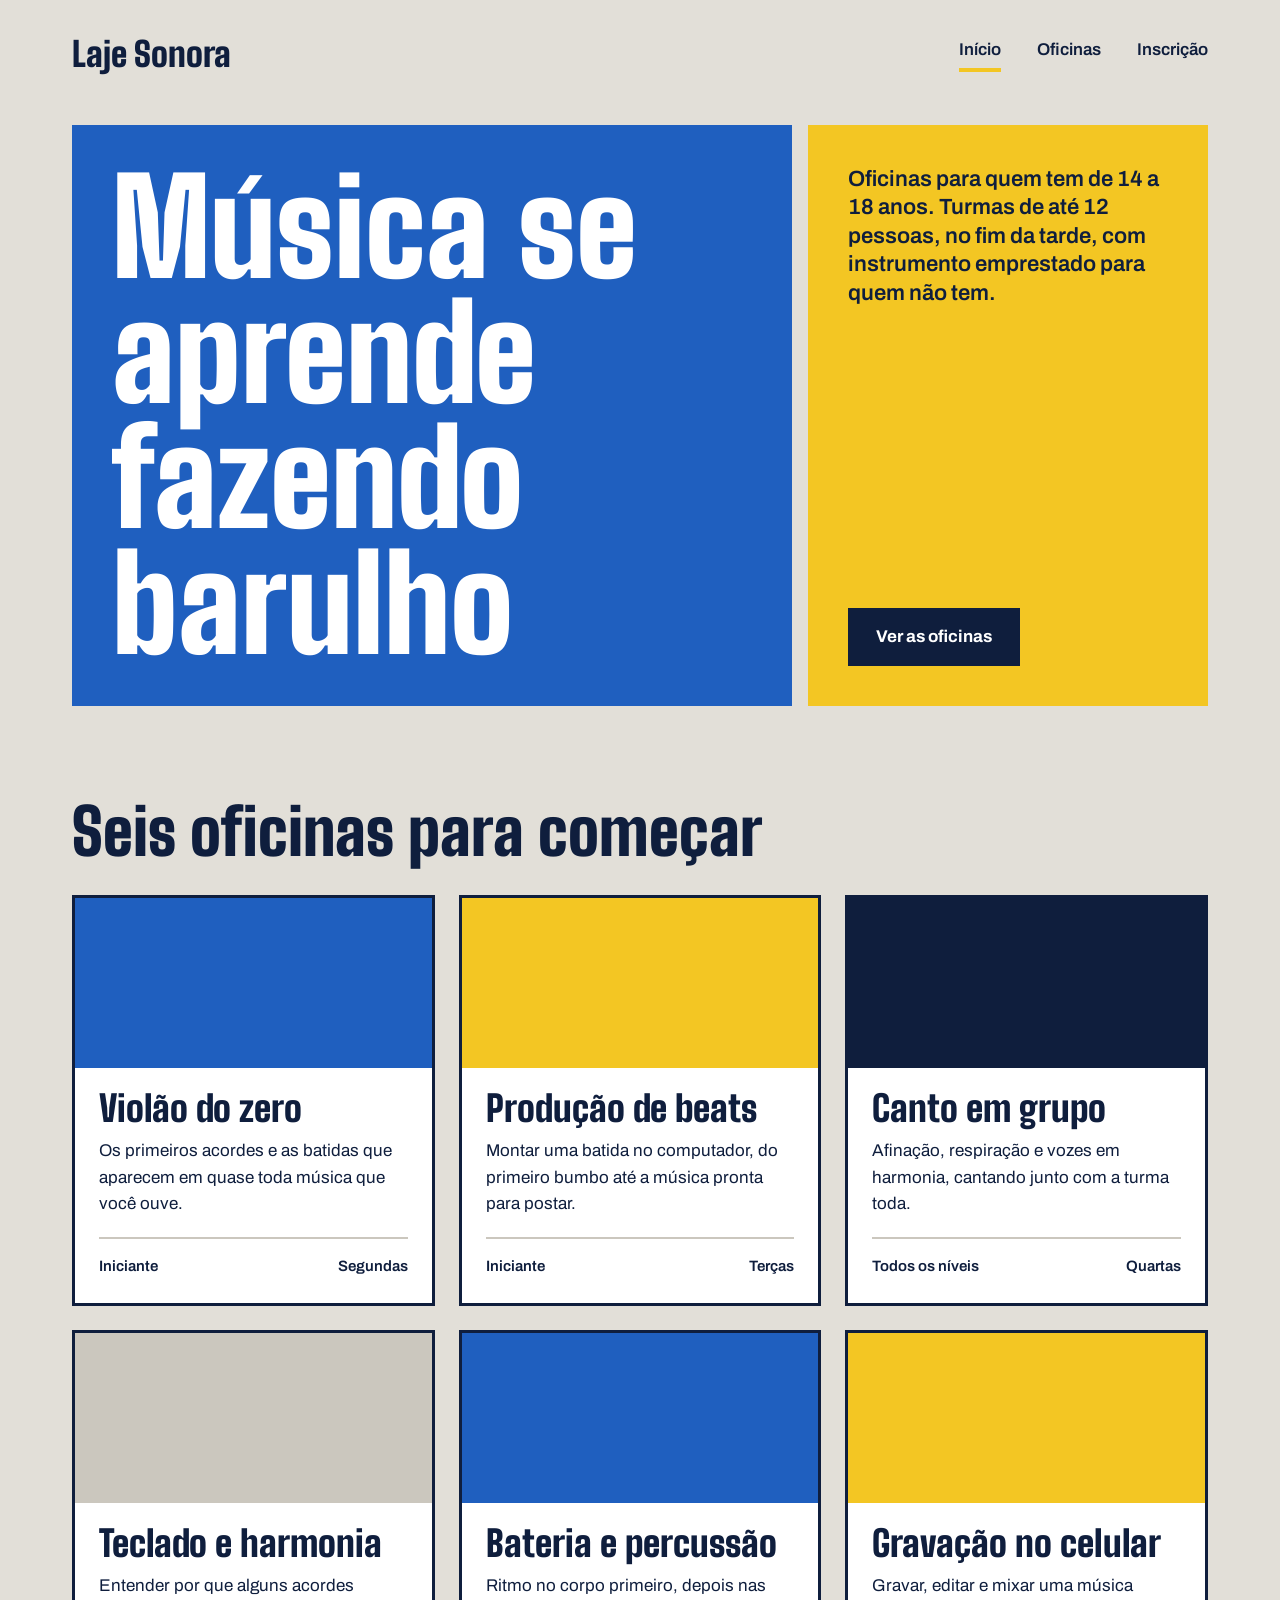
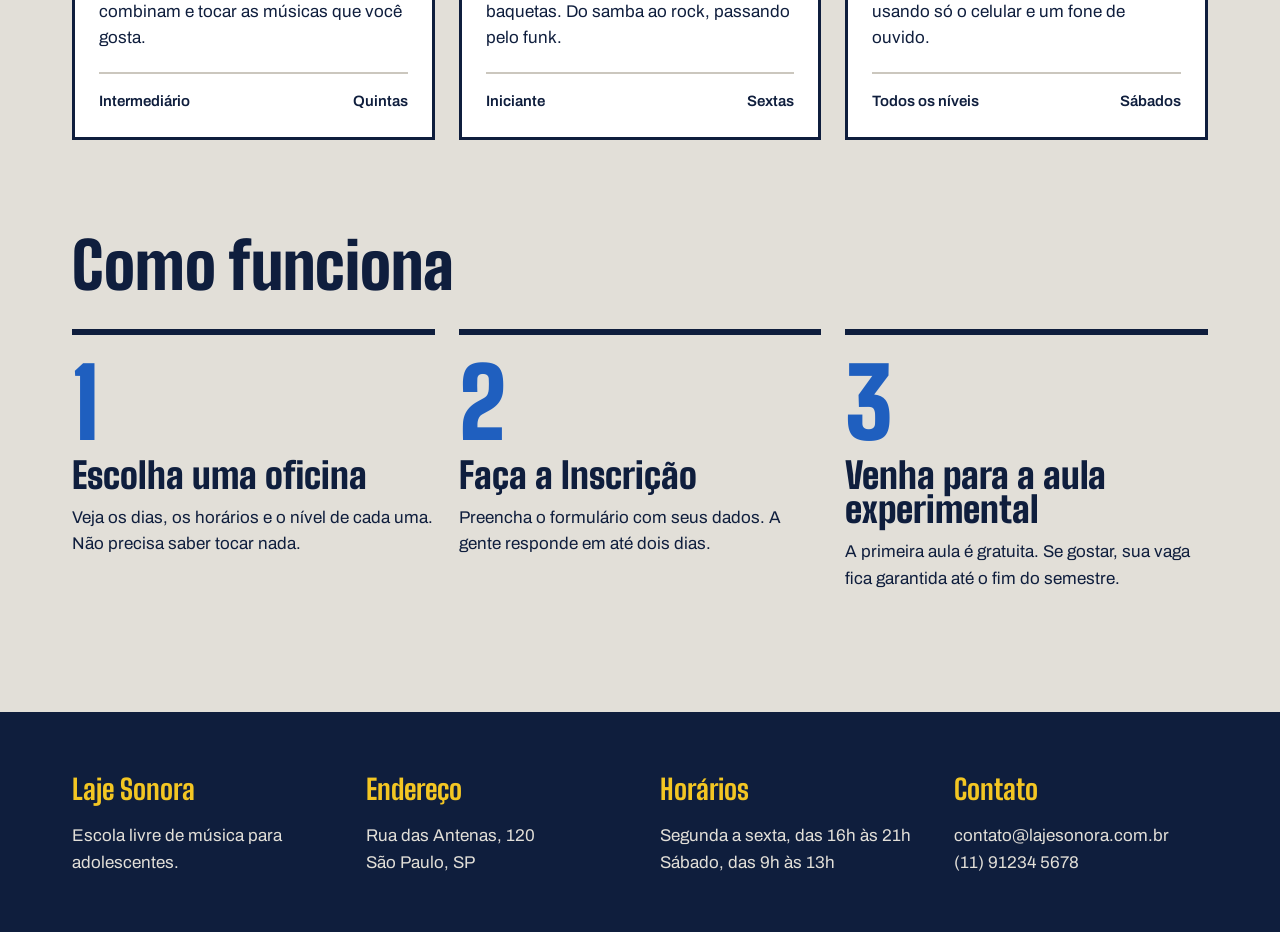
<file: index.html>
<!DOCTYPE html>
<html lang="pt-BR">
<head>
    <meta charset="UTF-8">
    <meta name="viewport" content="width=device-width, initial-scale=1.0">
    <link rel="stylesheet" href="./styles/index.css">
    <link rel="preconnect" href="https://fonts.googleapis.com">
    <link rel="preconnect" href="https://fonts.gstatic.com" crossorigin>
    <link href="https://fonts.googleapis.com/css2?family=Archivo:ital,wght@0,100..900;1,100..900&family=Big+Shoulders:opsz,wght@10..72,100..900&display=swap" rel="stylesheet">
    <title>Laje Sonora | Início</title>
</head>
<body>
    
    <header class="conteudo topo">

        <a href="index.html" class="logo">Laje Sonora</a>

        <nav class="menu">
            <a href="index.html" class="atual">Início</a>
            <a href="./pages/oficinas.html">Oficinas</a>
            <a href="./pages/inscricao.html">Inscrição</a>
        </nav>

    </header>

    <main>

        <section class="conteudo cartazes">

            <div class="cartaz cartaz-principal">
                
                <h1>Música se aprende fazendo barulho</h1>
            
            </div>

            <div class="cartaz cartaz-lateral">

                <p>Oficinas para quem tem de 14 a 18 anos. Turmas de até 12 pessoas, no fim da tarde, com instrumento emprestado para quem não tem.</p>

                <a href="./pages/oficinas.html" class="botao">Ver as oficinas</a>

            </div>

        </section>

        <section class="conteudo secao">

            <h2 class="titulo-secao">Seis oficinas para começar</h2>

            <div class="cards">

                <article class="card">

                    <div class="foto foto-azul">

                    </div>

                    <div class="card-texto">

                        <h3>Violão do zero</h3>

                        <p>Os primeiros acordes e as batidas que aparecem em quase toda música que você ouve.</p>

                        <div class="card-info">

                            <span>Iniciante</span>
                            <span>Segundas</span>

                        </div>

                    </div>

                </article>

                <article class="card">

                    <div class="foto foto-amarela">

                    </div>

                    <div class="card-texto">

                        <h3>Produção de beats</h3>

                        <p>Montar uma batida no computador, do primeiro bumbo até a música pronta para postar.</p>

                        <div class="card-info">

                            <span>Iniciante</span>
                            <span>Terças</span>
                            
                        </div>

                    </div>

                </article>

                <article class="card">

                    <div class="foto foto-tinta">

                    </div>

                    <div class="card-texto">

                        <h3>Canto em grupo</h3>

                        <p>Afinação, respiração e vozes em harmonia, cantando junto com a turma toda.</p>

                        <div class="card-info">

                            <span>Todos os níveis</span>
                            <span>Quartas</span>
                            
                        </div>

                    </div>

                </article>

                <article class="card">

                    <div class="foto">

                    </div>

                    <div class="card-texto">

                        <h3>Teclado e harmonia</h3>

                        <p>Entender por que alguns acordes combinam e tocar as músicas que você gosta.</p>

                        <div class="card-info">

                            <span>Intermediário</span>
                            <span>Quintas</span>
                            
                        </div>

                    </div>

                </article>

                <article class="card">

                    <div class="foto foto-azul">

                    </div>

                    <div class="card-texto">

                        <h3>Bateria e percussão</h3>

                        <p>Ritmo no corpo primeiro, depois nas baquetas. Do samba ao rock, passando pelo funk.</p>

                        <div class="card-info">

                            <span>Iniciante</span>
                            <span>Sextas</span>
                            
                        </div>

                    </div>

                </article>
                
                <article class="card">

                    <div class="foto foto-amarela">

                    </div>

                    <div class="card-texto">

                        <h3>Gravação no celular</h3>

                        <p>Gravar, editar e mixar uma música usando só o celular e um fone de ouvido.</p>

                        <div class="card-info">

                            <span>Todos os níveis</span>
                            <span>Sábados</span>
                            
                        </div>

                    </div>

                </article>

            </div>

        </section>

        <section class="conteudo secao">

            <h2 class="titulo-secao">Como funciona</h2>

            <div class="passos">

                <div class="passo">

                    <p class="passo-numero">1</p>

                    <h3>Escolha uma oficina</h3>

                    <p>Veja os dias, os horários e o nível de cada uma. Não precisa saber tocar nada.</p>

                </div>

                <div class="passo">

                    <p class="passo-numero">2</p>

                    <h3>Faça a Inscrição</h3>

                    <p>Preencha o formulário com seus dados. A gente responde em até dois dias.</p>

                </div>

                <div class="passo">

                    <p class="passo-numero">3</p>

                    <h3>Venha para a aula experimental</h3>

                    <p>A primeira aula é gratuita. Se gostar, sua vaga fica garantida até o fim do semestre.</p>

                </div>

        </section>

    </main>

    <footer class="rodape">

        <div class="conteudo rodape-colunas">

            <div class="rodape-coluna">

                <h4>Laje Sonora</h4>

                <p>Escola livre de música para adolescentes.</p>

            </div>

            <div class="rodape-coluna">

                <h4>Endereço</h4>

                <p>Rua das Antenas, 120 <br> São Paulo, SP</p>

            </div>
            
            <div class="rodape-coluna">

                <h4>Horários</h4>

                <p>Segunda a sexta, das 16h às 21h <br> Sábado, das 9h às 13h</p>

            </div>

            <div class="rodape-coluna">

                <h4>Contato</h4>

                <p>contato@lajesonora.com.br <br> (11) 91234 5678</p>

            </div>

        </div>

    </footer>

</body>
</html>
</file>
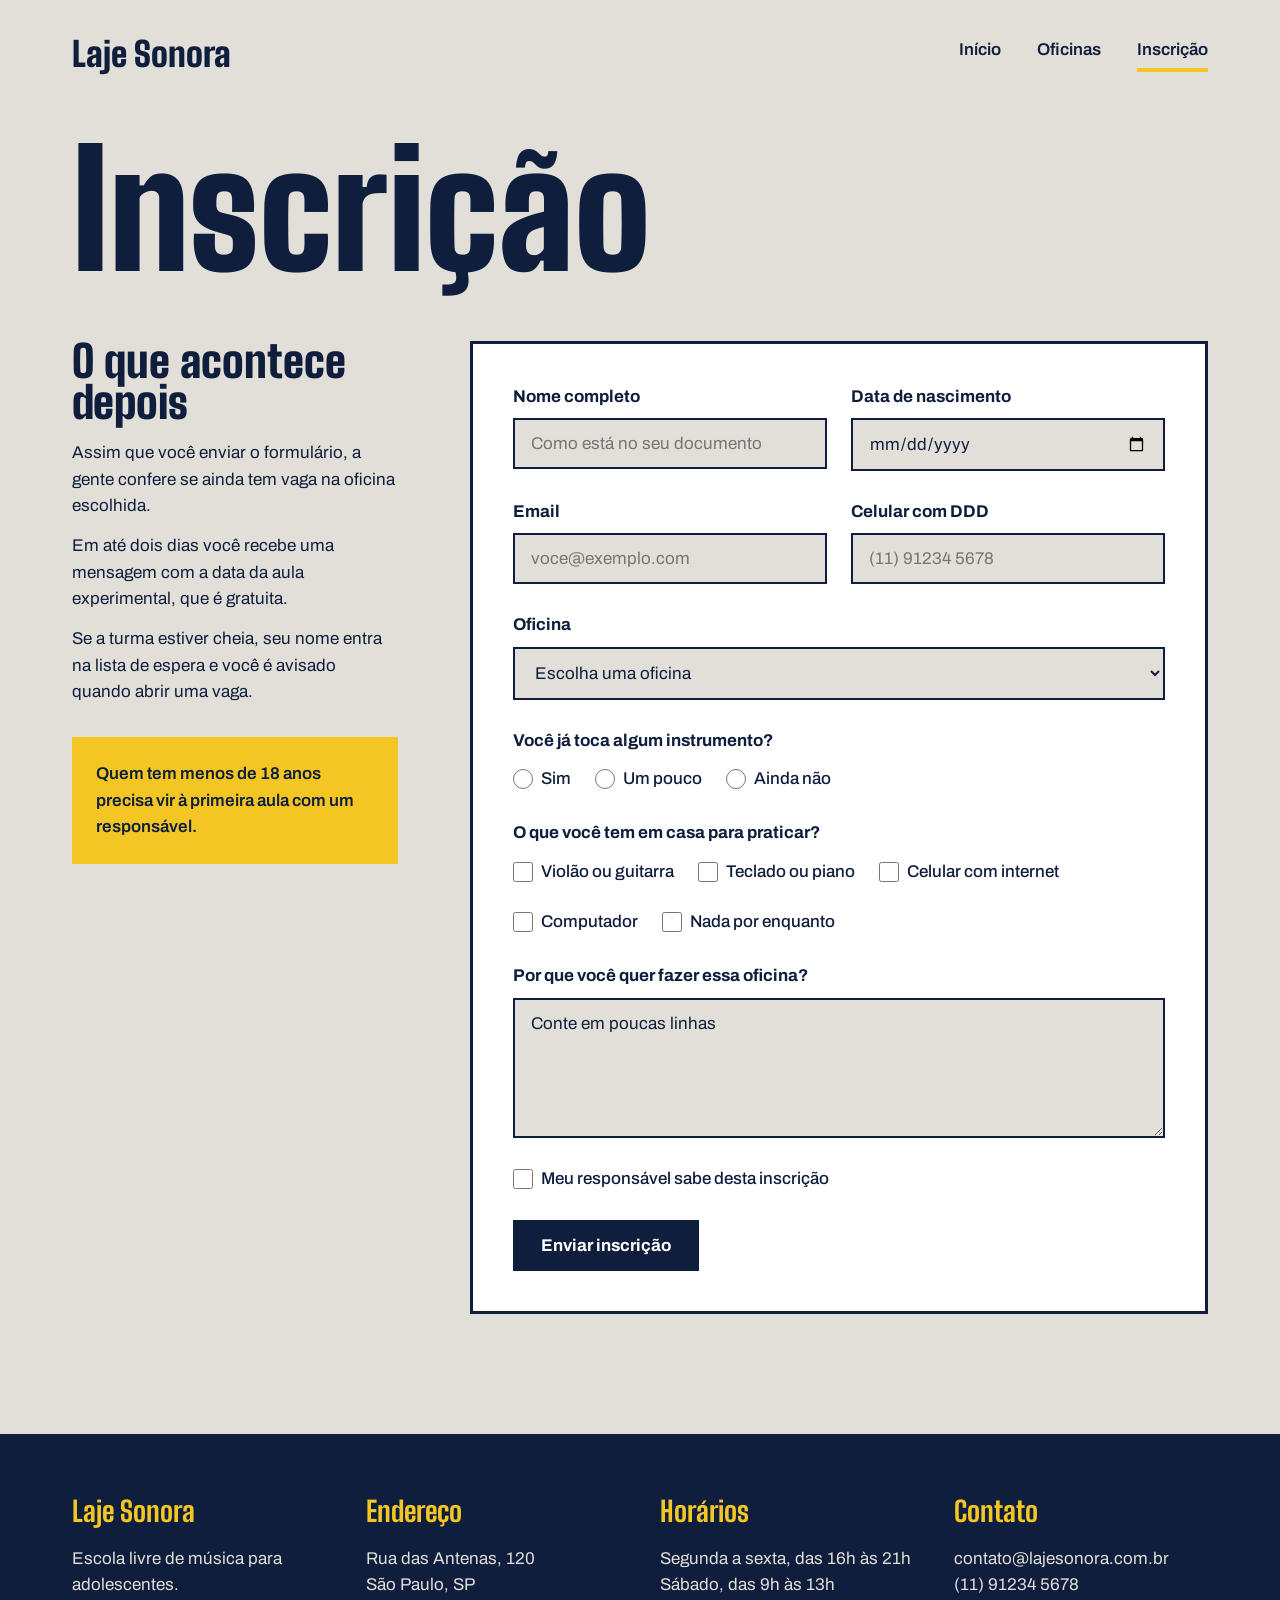
<file: pages/inscricao.html>
<!DOCTYPE html>
<html lang="pt-BR">
<head>
    <meta charset="UTF-8">
    <meta name="viewport" content="width=device-width, initial-scale=1.0">
    <link rel="stylesheet" href="../styles/inscricao.css">
    <link rel="preconnect" href="https://fonts.googleapis.com">
    <link rel="preconnect" href="https://fonts.gstatic.com" crossorigin>
    <link href="https://fonts.googleapis.com/css2?family=Archivo:ital,wght@0,100..900;1,100..900&family=Big+Shoulders:opsz,wght@10..72,100..900&display=swap" rel="stylesheet">
    <title>Laje Sonora | Inscrição</title>
</head>
<body>
    
    <header class="conteudo topo">
        <a href="../index.html" class="logo">Laje Sonora</a>

        <nav class="menu">
            <a href="../index.html">Início</a>
            <a href="./oficinas.html">Oficinas</a>
            <a href="./inscricao.html" class="atual">Inscrição</a>
        </nav>
    </header>

    <main class="conteudo">
        <h1 class="titulo-pagina">Inscrição</h1>

        <div class="inscricao">
            
            <section class="explicacao">
                <h2>O que acontece depois</h2>
                <p>Assim que você enviar o formulário, a gente confere se ainda tem vaga na oficina escolhida.</p>
                <p>Em até dois dias você recebe uma mensagem com a data da aula experimental, que é gratuita.</p>
                <p>Se a turma estiver cheia, seu nome entra na lista de espera e você é avisado quando abrir uma vaga.</p>
                <p class="aviso">Quem tem menos de 18 anos precisa vir à primeira aula com um responsável.</p>
            </section>

            <form action="#" method="post" class="formulario">
                
                <div class="linha">
                    <div class="campo">
                        <label for="nome">Nome completo</label>
                        <input type="text" id="nome" name="nome" placeholder="Como está no seu documento" required>
                    </div>

                    <div class="campo">
                        <label for="nascimento">Data de nascimento</label>
                        <input type="date" id="nascimento" name="nascimento">
                    </div>
                </div>

                <div class="linha">
                    <div class="campo">
                        <label for="email">Email</label>
                        <input type="email" id="email" name="email" placeholder="voce@exemplo.com" required>
                    </div>

                    <div class="campo">
                        <label for="telefone">Celular com DDD</label>
                        <input type="tel" id="telefone" name="telefone" placeholder="(11) 91234 5678" required>
                    </div>
                </div>

                <div class="linha">
                    <div class="campo">
                        <label for="oficina">Oficina</label>
                        <select id="oficina" name="oficina" required>
                            <option value="">Escolha uma oficina</option>
                            <option value="violao">Violão do zero</option>
                            <option value="beats">Produção de beats</option>
                            <option value="canto">Canto em grupo</option>
                            <option value="teclado">Teclado e harmonia</option>
                            <option value="bateria">Bateria e percussão</option>
                            <option value="gravacao">Gravação no celular</option>
                        </select>
                    </div>
                </div>

                <fieldset class="grupo">
                    <legend>Você já toca algum instrumento?</legend>

                    <div class="opcoes">
                        <div class="opcao">
                            <input type="radio" id="tocaSim" name="toca" value="sim">
                            <label for="tocaSim">Sim</label>
                        </div>

                        <div class="opcao">
                            <input type="radio" id="tocaPouco" name="toca" value="pouco">
                            <label for="tocaPouco">Um pouco</label>
                        </div>

                        <div class="opcao">
                            <input type="radio" id="tocaNao" name="toca" value="nao">
                            <label for="tocaNao">Ainda não</label>
                        </div>
                    </div>
                </fieldset>

                <fieldset class="grupo">
                    <legend>O que você tem em casa para praticar?</legend>

                    <div class="opcoes">
                        <div class="opcao">
                            <input type="checkbox" id="temViolao" name="tem" value="violao">
                            <label for="temViolao">Violão ou guitarra</label>
                        </div>

                        <div class="opcao">
                            <input type="checkbox" id="temTeclado" name="tem" value="teclado">
                            <label for="temTeclado">Teclado ou piano</label>
                        </div>

                        <div class="opcao">
                            <input type="checkbox" id="temCelular" name="tem" value="celular">
                            <label for="temCelular">Celular com internet</label>
                        </div>

                        <div class="opcao">
                            <input type="checkbox" id="temComputador" name="tem" value="computador">
                            <label for="temComputador">Computador</label>
                        </div>

                        <div class="opcao">
                            <input type="checkbox" id="temNada" name="tem" value="nada">
                            <label for="temNada">Nada por enquanto</label>
                        </div>
                    </div>
                </fieldset>

                <div class="campo">
                    <label for="motivo">Por que você quer fazer essa oficina?</label>
                    <textarea id="motivo" name="motivo">Conte em poucas linhas</textarea>
                </div>

                <div class="opcoes">
                    <div class="opcao">
                        <input type="checkbox" id="responsavel" name="responsavel" required>
                        <label for="responsavel">Meu responsável sabe desta inscrição</label>
                    </div>
                </div>

                <div>
                    <button type="submit" class="botao">Enviar inscrição</button>
                </div>

            </form>

        </div>
    </main>

    <footer class="rodape">
        <div class="conteudo rodape-colunas">

            <div class="rodape-coluna">
                <h4>Laje Sonora</h4>
                <p>Escola livre de música para adolescentes.</p>
            </div>

            <div class="rodape-coluna">
                <h4>Endereço</h4>
                <p>Rua das Antenas, 120 <br> São Paulo, SP</p>
            </div>
            
            <div class="rodape-coluna">
                <h4>Horários</h4>
                <p>Segunda a sexta, das 16h às 21h <br> Sábado, das 9h às 13h</p>
            </div>

            <div class="rodape-coluna">
                <h4>Contato</h4>
                <p>contato@lajesonora.com.br <br> (11) 91234 5678</p>
            </div>

        </div>
    </footer>

</body>
</html>
</file>
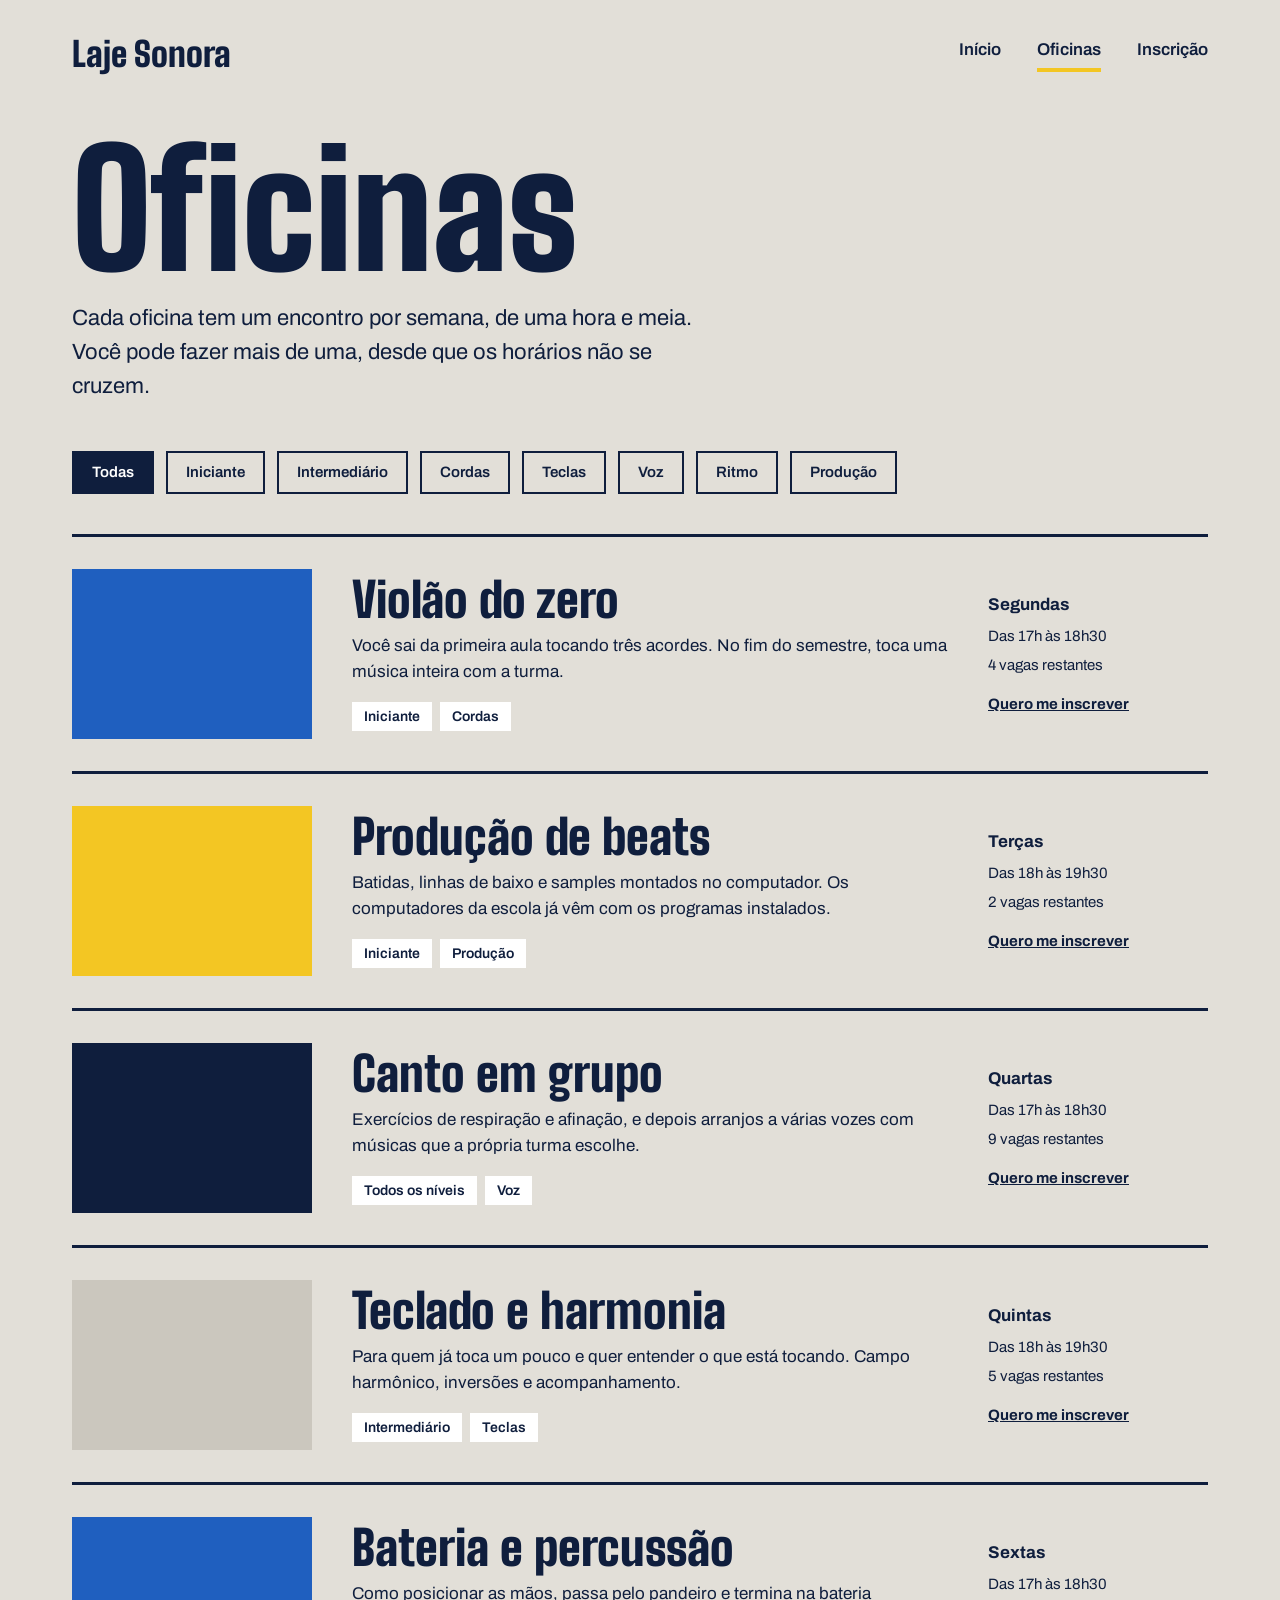
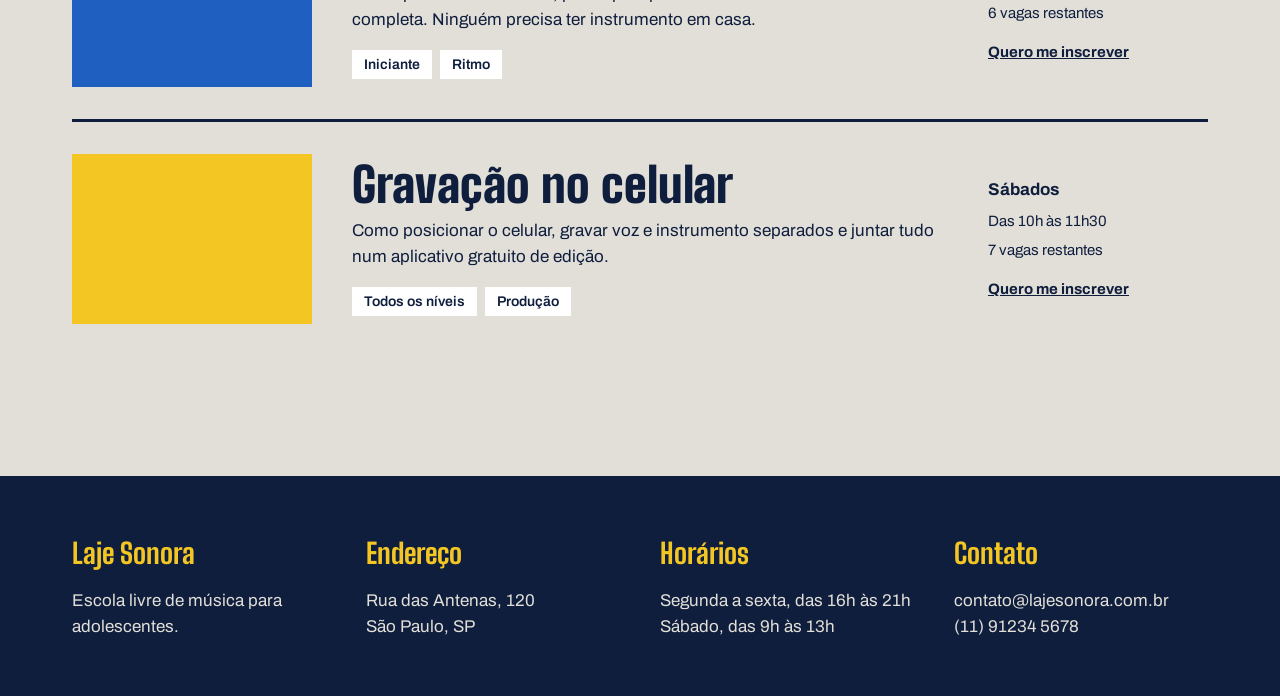
<file: pages/oficinas.html>
<!DOCTYPE html>
<html lang="pt-BR">
<head>
    <meta charset="UTF-8">
    <meta name="viewport" content="width=device-width, initial-scale=1.0">
    <link rel="stylesheet" href="../styles/oficinas.css">
    <link rel="preconnect" href="https://fonts.googleapis.com">
    <link rel="preconnect" href="https://fonts.gstatic.com" crossorigin>
    <link href="https://fonts.googleapis.com/css2?family=Archivo:ital,wght@0,100..900;1,100..900&family=Big+Shoulders:opsz,wght@10..72,100..900&display=swap" rel="stylesheet">
    <title>Laje Sonora | Oficinas</title>
</head>
<body>
    
    <header class="conteudo topo">

        <a href="../index.html" class="logo">Laje Sonora</a>

        <nav class="menu">
            <a href="../index.html">Início</a>
            <a href="./oficinas.html" class="atual">Oficinas</a>
            <a href="./inscricao.html">Inscrição</a>
        </nav>

    </header>

   <main class="conteudo">
        <h1 class="titulo-pagina">Oficinas</h1>

        <p class="subtitulo-pagina">
            Cada oficina tem um encontro por semana, de uma hora e meia. Você pode fazer mais de uma, desde que os horários não se cruzem.
        </p>

        <div class="filtros">
            <span class="filtro ativo">Todas</span>
            <span class="filtro">Iniciante</span>
            <span class="filtro">Intermediário</span>
            <span class="filtro">Cordas</span>
            <span class="filtro">Teclas</span>
            <span class="filtro">Voz</span>
            <span class="filtro">Ritmo</span>
            <span class="filtro">Produção</span>
        </div>

        <div class="lista">
            
            <article class="oficina">
                <div class="foto foto-azul"></div>

                <div class="oficina-texto">
                    <h2>Violão do zero</h2>
                    <p>Você sai da primeira aula tocando três acordes. No fim do semestre, toca uma música inteira com a turma.</p>
                    <div class="etiquetas">
                        <span class="etiqueta">Iniciante</span>
                        <span class="etiqueta">Cordas</span>
                    </div>
                </div>

                <div class="oficina-detalhes">
                    <strong>Segundas</strong>
                    <span>Das 17h às 18h30</span>
                    <span>4 vagas restantes</span>
                    <a href="inscricao.html">Quero me inscrever</a>
                </div>
            </article>

            <article class="oficina">
                <div class="foto foto-amarela"></div>

                <div class="oficina-texto">
                    <h2>Produção de beats</h2>
                    <p>Batidas, linhas de baixo e samples montados no computador. Os computadores da escola já vêm com os programas instalados.</p>
                    <div class="etiquetas">
                        <span class="etiqueta">Iniciante</span>
                        <span class="etiqueta">Produção</span>
                    </div>
                </div>

                <div class="oficina-detalhes">
                    <strong>Terças</strong>
                    <span>Das 18h às 19h30</span>
                    <span>2 vagas restantes</span>
                    <a href="inscricao.html">Quero me inscrever</a>
                </div>
            </article>

            <article class="oficina">
                <div class="foto foto-tinta"></div>

                <div class="oficina-texto">
                    <h2>Canto em grupo</h2>
                    <p>Exercícios de respiração e afinação, e depois arranjos a várias vozes com músicas que a própria turma escolhe.</p>
                    <div class="etiquetas">
                        <span class="etiqueta">Todos os níveis</span>
                        <span class="etiqueta">Voz</span>
                    </div>
                </div>

                <div class="oficina-detalhes">
                    <strong>Quartas</strong>
                    <span>Das 17h às 18h30</span>
                    <span>9 vagas restantes</span>
                    <a href="inscricao.html">Quero me inscrever</a>
                </div>
            </article>

            <article class="oficina">
                <div class="foto"></div>

                <div class="oficina-texto">
                    <h2>Teclado e harmonia</h2>
                    <p>Para quem já toca um pouco e quer entender o que está tocando. Campo harmônico, inversões e acompanhamento.</p>
                    <div class="etiquetas">
                        <span class="etiqueta">Intermediário</span>
                        <span class="etiqueta">Teclas</span>
                    </div>
                </div>

                <div class="oficina-detalhes">
                    <strong>Quintas</strong>
                    <span>Das 18h às 19h30</span>
                    <span>5 vagas restantes</span>
                    <a href="inscricao.html">Quero me inscrever</a>
                </div>
            </article>

            <article class="oficina">
                <div class="foto foto-azul"></div>

                <div class="oficina-texto">
                    <h2>Bateria e percussão</h2>
                    <p>Como posicionar as mãos, passa pelo pandeiro e termina na bateria completa. Ninguém precisa ter instrumento em casa.</p>
                    <div class="etiquetas">
                        <span class="etiqueta">Iniciante</span>
                        <span class="etiqueta">Ritmo</span>
                    </div>
                </div>

                <div class="oficina-detalhes">
                    <strong>Sextas</strong>
                    <span>Das 17h às 18h30</span>
                    <span>6 vagas restantes</span>
                    <a href="inscricao.html">Quero me inscrever</a>
                </div>
            </article>

            <article class="oficina">
                <div class="foto foto-amarela"></div>

                <div class="oficina-texto">
                    <h2>Gravação no celular</h2>
                    <p>Como posicionar o celular, gravar voz e instrumento separados e juntar tudo num aplicativo gratuito de edição.</p>
                    <div class="etiquetas">
                        <span class="etiqueta">Todos os níveis</span>
                        <span class="etiqueta">Produção</span>
                    </div>
                </div>

                <div class="oficina-detalhes">
                    <strong>Sábados</strong>
                    <span>Das 10h às 11h30</span>
                    <span>7 vagas restantes</span>
                    <a href="inscricao.html">Quero me inscrever</a>
                </div>
            </article>

        </div>
   </main>

    <footer class="rodape">

        <div class="conteudo rodape-colunas">

            <div class="rodape-coluna">
                <h4>Laje Sonora</h4>
                <p>Escola livre de música para adolescentes.</p>
            </div>

            <div class="rodape-coluna">
                <h4>Endereço</h4>
                <p>Rua das Antenas, 120 <br> São Paulo, SP</p>
            </div>
            
            <div class="rodape-coluna">
                <h4>Horários</h4>
                <p>Segunda a sexta, das 16h às 21h <br> Sábado, das 9h às 13h</p>
            </div>

            <div class="rodape-coluna">
                <h4>Contato</h4>
                <p>contato@lajesonora.com.br <br> (11) 91234 5678</p>
            </div>

        </div>

    </footer>

</body>
</html>
</file>
<file: styles/index.css>
* {
    margin: 0;
    padding: 0;
    box-sizing: border-box;
}

:root {
    --concreto:#E2DFD8;
    --concreto-escuro:#CBC7BE;
    --tinta:#0F1E3D;
    --caixa-dagua:#1F5FBF;
    --fita:#F3C623;
    --branco:#FFFFFF;

    --fonte-cartaz: 'Big Shoulders', 'Arial Narrow', 'sans-serif';
    --fonte-texto: 'Archivo', Arial, sans-serif;
}

body {
    background-color: var(--concreto);
    color: var(--tinta);
    font-family: var(--fonte-texto);
    font-size: 17px;
    line-height: 1.55;
}

    a {
        color: inherit;
    }

    h1, h2, h3 {
        font-family: var(--fonte-cartaz);
        font-weight: 900;
        line-height: 0.95;
    }

    .conteudo{
        max-width: 1200px;
        margin-inline: auto;
        padding-inline: 32px;
    }

    .topo{
        padding-block:28px;
        display: flex;
        justify-content: space-between;
        align-items: center;

    }

    .logo{
        font-family: var(--fonte-cartaz);
        font-size: 34px;
        font-weight: 900;
        text-decoration: none;
    }

    .menu{
        display: flex;
        gap: 36px;
    }

    .menu a{
        font-weight: 600;
        text-decoration: none;
        padding-bottom: 4px;
        border-bottom: 4px  solid transparent;
    }

    .menu a:hover {
    border-bottom-color: var(--tinta);
}

    .menu a.atual {
    border-bottom-color: var(--fita);
}

    .cartazes{
        margin-top: 16px;
        display:flex;
        gap: 16px;
    }

    .cartaz{
        padding: 40px;
    }

    .cartaz-principal{
        background-color: var(--caixa-dagua);
        color: white;
        flex: 2;
    }

    .cartaz-principal h1{
        font-size: 132px;
        max-width: 9ch;
    }
    
   .cartaz-lateral {
    background-color: var(--fita);
    flex: 1;
    display: flex;
    flex-direction: column;
    justify-content: space-between;
    align-items: flex-start;
    gap: 32px;
}
    
     .cartaz-lateral p{
        font-size: 22px;
        font-weight: 600;
        line-height: 1.3;
        align-items: flex-start;
     }

     .botao{
        background-color: var(--tinta);
        color: white;
        font-weight: 700;
        text-decoration: none;
        padding: 16px 28px;
        border: none;            
        font-family: var(--fonte-texto);
        font-size: 17px;
        cursor: pointer;
     }

     .botao:hover{
        background-color: var(--caixa-dagua);
     } 

     .secao{
        margin-top: 96px;
     }

     .titulo-secao{
        font-size: 64px;
        margin-bottom:32px;
     }

     .cards{
        display:flex;
        flex-wrap: wrap;
        gap: 24px;
     }

     .card{
        background-color: var(--branco);
        border: 3px solid var(--tinta);
        flex: 1 1 340px;
     }

     .card .foto{
        height: 170px;
     }

     .foto {
    background-color: var(--concreto-escuro);
}

    .foto-azul {
    background-color: var(--caixa-dagua);
}

    .foto-amarela {
    background-color: var(--fita);
}

    .foto-tinta {
    background-color: var(--tinta);
}

    .card-texto {
    padding: 24px;
}

    .card h3 {
    font-size: 36px;
    margin-bottom: 12px;
}

    .card-info {
    margin-top: 20px;
    padding-top: 16px;
    border-top: 2px solid var(--concreto-escuro);
    font-weight: 600;
    font-size: 15px;
    display: flex;
    justify-content: space-between;
}

    .passos{
        display: flex;
        gap: 24px;
    }

    .passo{
        border-top: 6px solid var(--tinta);
        padding-top: 20px;
        flex: 1;
    }

    .passo-numero{
        font-family: var(--fonte-cartaz);
        font-size: 96px;
        font-weight: 900;
        line-height: 1;
        color: var(--caixa-dagua);
    }

    .passo h3{
        font-size: 36px;
        margin-block: 8px 12px;
    }

    .rodape{
        margin-top: 120px;
        background-color: var(--tinta);
        color: var(--concreto);
        padding-block: 56px;
    }

    .rodape-colunas{
        display: flex;
        gap: 40px;
    }

    .rodape-coluna {
        flex: 1;
}

    .rodape h4{
        font-family: var(--fonte-cartaz);
        font-size: 28px;
        color: var(--fita);
        margin-bottom: 12px;
        }      
    
@media (max-width: 800px) {
    .cartazes,
    .passos,
    .rodape-colunas {
        flex-direction: column;
    }

    .cartaz-principal h1 {
        font-size: 84px;
    }
}
</file>
<file: styles/inscricao.css>
* {
    margin: 0;
    padding: 0;
    box-sizing: border-box;
}

:root {
    --concreto: #E2DFD8;
    --concreto-escuro: #CBC7BE;
    --tinta: #0F1E3D;
    --caixa-dagua: #1F5FBF;
    --fita: #F3C623;
    --branco: #FFFFFF;

    --fonte-cartaz: 'Big Shoulders', 'Arial Narrow', sans-serif;
    --fonte-texto: 'Archivo', Arial, sans-serif;
}

body {
    background-color: var(--concreto);
    color: var(--tinta);
    font-family: var(--fonte-texto);
    font-size: 17px;
    line-height: 1.55;
}

a {
    color: inherit;
}

h1, h2, h3 {
    font-family: var(--fonte-cartaz);
    font-weight: 900;
    line-height: 0.95;
}

.inscricao{
    margin-top: 56px;
    display: flex;
    gap: 72px;
}

.explicacao{
    flex: 1;
}

.explicacao h2{
    font-size: 44px;
    margin-bottom: 16px;
}

.explicacao p + p{
    margin-top: 14px;
}

.explicacao .aviso{
    margin-top: 32px;
    padding: 24px;
    background-color: var(--fita);
    font-weight: 600;
}

.formulario{
    background-color: var(--branco);
    border: 3px solid var(--tinta);
    padding: 40px;
    flex: 2;
    display: flex;
    flex-direction: column;
    gap: 28px;
}

.linha{
    display: flex;
    gap: 24px;
}

.campo {
    flex: 1;
    display: flex;
    flex-direction: column;
    gap: 8px;
}

.grupo legend {
    margin-bottom: 12px;
}

.opcoes {
    display: flex;
    flex-wrap: wrap;
    gap: 24px;
}

.opcao {
    display: flex;
    align-items: center;
    gap: 8px;
}

.formulario label,
.formulario legend {
    font-weight: 700;
}

.formulario fieldset {
    border: none;
}

.formulario input[type="text"],
.formulario input[type="email"],
.formulario input[type="tel"],
.formulario input[type="date"],
.formulario select,
.formulario textarea {
    width: 100%;
    padding: 14px 16px;
    border: 2px solid var(--tinta);
    background-color: var(--concreto);
    font-family: var(--fonte-texto);
    font-size: 17px;
    color: var(--tinta);
}


.formulario input:focus,
.formulario select:focus,
.formulario textarea:focus {
    outline: 3px solid var(--caixa-dagua);
    outline-offset: 2px;
    background-color: var(--branco);
}

.formulario textarea {
    height: 140px;
    resize: vertical;
}

.formulario .opcao label {
    font-weight: 500;
}

.formulario input[type="radio"],
.formulario input[type="checkbox"] {
    width: 20px;
    height: 20px;
    accent-color: var(--caixa-dagua);
}

.botao{
        background-color: var(--tinta);
        color: white;
        font-weight: 700;
        text-decoration: none;
        padding: 16px 28px;
        border: none;            
        font-family: var(--fonte-texto);
        font-size: 17px;
        cursor: pointer;
     }

     .botao:hover{
        background-color: var(--caixa-dagua);
     } 


.conteudo {
    max-width: 1200px;
    margin-inline: auto;
    padding-inline: 32px;
}

.topo {
    padding-block: 28px;
    display: flex;
    justify-content: space-between;
    align-items: center;
}

.logo {
    font-family: var(--fonte-cartaz);
    font-size: 34px;
    font-weight: 900;
    text-decoration: none;
}

.menu {
    display: flex;
    gap: 36px;
}

.menu a {
    font-weight: 600;
    text-decoration: none;
    padding-bottom: 4px;
    border-bottom: 4px solid transparent;
}

.menu a:hover {
    border-bottom-color: var(--tinta);
}

.menu a.atual {
    border-bottom-color: var(--fita);
}

.titulo-pagina {
    font-size: 160px;
    margin-top: 24px;
}

.rodape {
    margin-top: 120px;
    background-color: var(--tinta);
    color: var(--concreto);
    padding-block: 56px;
}

.rodape-colunas {
    display: flex;
    gap: 40px;
}

.rodape-coluna {
    flex: 1;
}

.rodape h4 {
    font-family: var(--fonte-cartaz);
    font-size: 28px;
    color: var(--fita);
    margin-bottom: 12px;
}

@media (max-width: 800px) {
    .inscricao,
    .linha,
    .rodape-colunas {
        flex-direction: column;
    }

    .titulo-pagina {
        font-size: 96px;
    }
}
</file>
<file: styles/oficinas.css>
* {
    margin: 0;
    padding: 0;
    box-sizing: border-box;
}

:root {
    --concreto: #E2DFD8;
    --concreto-escuro: #CBC7BE;
    --tinta: #0F1E3D;
    --caixa-dagua: #1F5FBF;
    --fita: #F3C623;
    --branco: #FFFFFF;

    --fonte-cartaz: 'Big Shoulders', 'Arial Narrow', sans-serif;
    --fonte-texto: 'Archivo', Arial, sans-serif;
}

body {
    background-color: var(--concreto);
    color: var(--tinta);
    font-family: var(--fonte-texto);
    font-size: 17px;
    line-height: 1.55;
}

a {
    color: inherit;
}

h1, h2, h3 {
    font-family: var(--fonte-cartaz);
    font-weight: 900;
    line-height: 0.95;
}

.titulo-pagina {
    font-size: 160px;
    margin-top: 24px;
}

.subtitulo-pagina {
    font-size: 22px;
    max-width: 640px;
    margin-top: 16px;
}

.filtros {
    margin-top: 48px;
    display: flex;
    flex-wrap: wrap;
    gap: 12px;
}

.filtro {
    border: 2px solid var(--tinta);
    padding: 8px 18px;
    font-weight: 600;
    font-size: 15px;
}

.filtro.ativo {
    background-color: var(--tinta);
    color: var(--branco);
}

.lista {
    margin-top: 40px;
}

.oficina {
    padding-block: 32px;
    border-top: 3px solid var(--tinta);
    display: flex;
    align-items: center;
    gap: 40px;
}

.oficina .foto {
    width: 240px;
    height: 170px;
    flex-shrink: 0;
}

.oficina-texto {
    flex: 1;
}

.oficina h2 {
    font-size: 48px;
    margin-bottom: 10px;
}

.etiquetas {
    margin-top: 16px;
    display: flex;
    gap: 8px;
}

.etiqueta {
    background-color: var(--branco);
    padding: 4px 12px;
    font-size: 14px;
    font-weight: 600;
}

.oficina-detalhes {
    width: 220px;
    font-size: 15px;
    display: flex;
    flex-direction: column;
    gap: 6px;
}

.oficina-detalhes strong {
    font-size: 17px;
}

.oficina-detalhes a {
    margin-top: 10px;
    font-weight: 700;
}

.conteudo {
    max-width: 1200px;
    margin-inline: auto;
    padding-inline: 32px;
}

.topo {
    padding-block: 28px;
    display: flex;
    justify-content: space-between;
    align-items: center;
}

.logo {
    font-family: var(--fonte-cartaz);
    font-size: 34px;
    font-weight: 900;
    text-decoration: none;
}

.menu {
    display: flex;
    gap: 36px;
}

.menu a {
    font-weight: 600;
    text-decoration: none;
    padding-bottom: 4px;
    border-bottom: 4px solid transparent;
}

.menu a:hover {
    border-bottom-color: var(--tinta);
}

.menu a.atual {
    border-bottom-color: var(--fita);
}

.foto {
    background-color: var(--concreto-escuro);
}

.foto-azul {
    background-color: var(--caixa-dagua);
}

.foto-amarela {
    background-color: var(--fita);
}

.foto-tinta {
    background-color: var(--tinta);
}

.rodape {
    margin-top: 120px;
    background-color: var(--tinta);
    color: var(--concreto);
    padding-block: 56px;
}

.rodape-colunas {
    display: flex;
    gap: 40px;
}

.rodape-coluna {
    flex: 1;
}

.rodape h4 {
    font-family: var(--fonte-cartaz);
    font-size: 28px;
    color: var(--fita);
    margin-bottom: 12px;
}

@media (max-width: 800px) {
    .oficina,
    .rodape-colunas {
        flex-direction: column;
        align-items: stretch;
    }

    .titulo-pagina {
        font-size: 96px;
    }

    .oficina .foto,
    .oficina-detalhes {
        width: 100%;
    }
}
</file>
